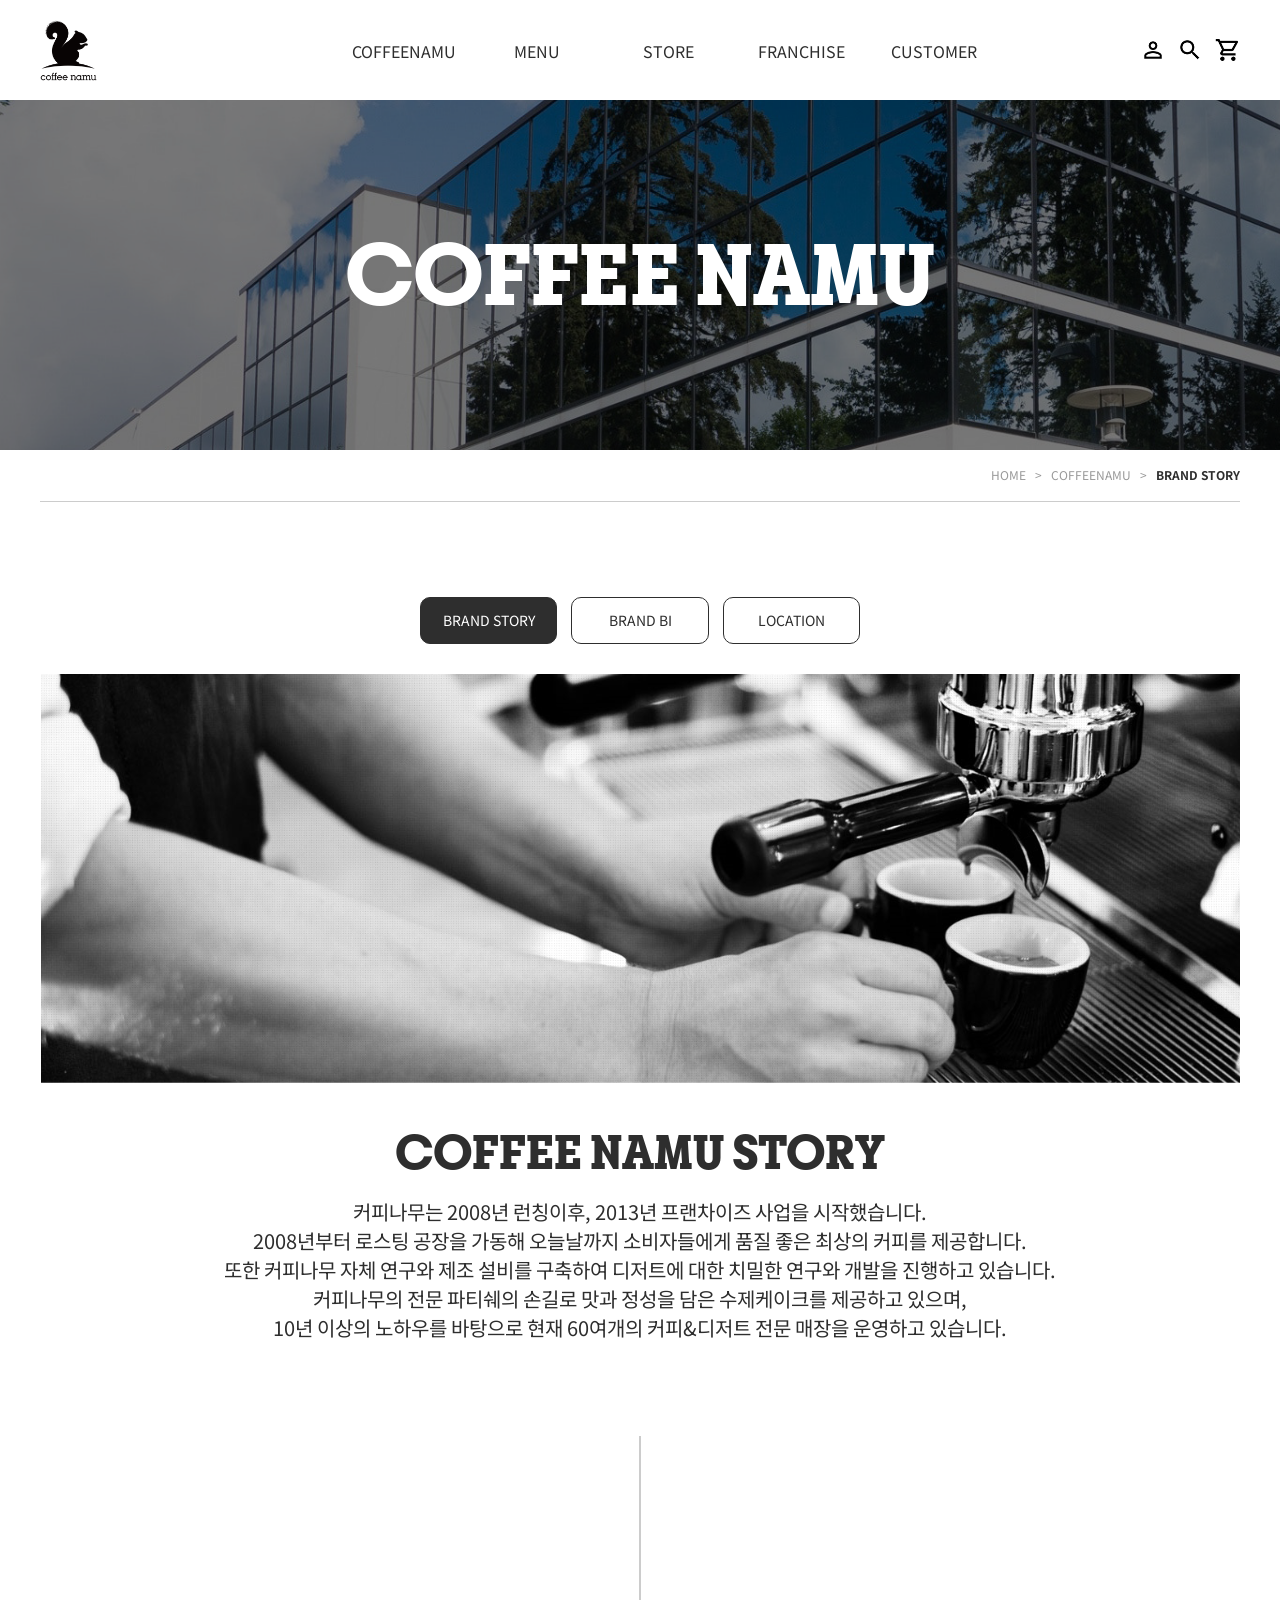
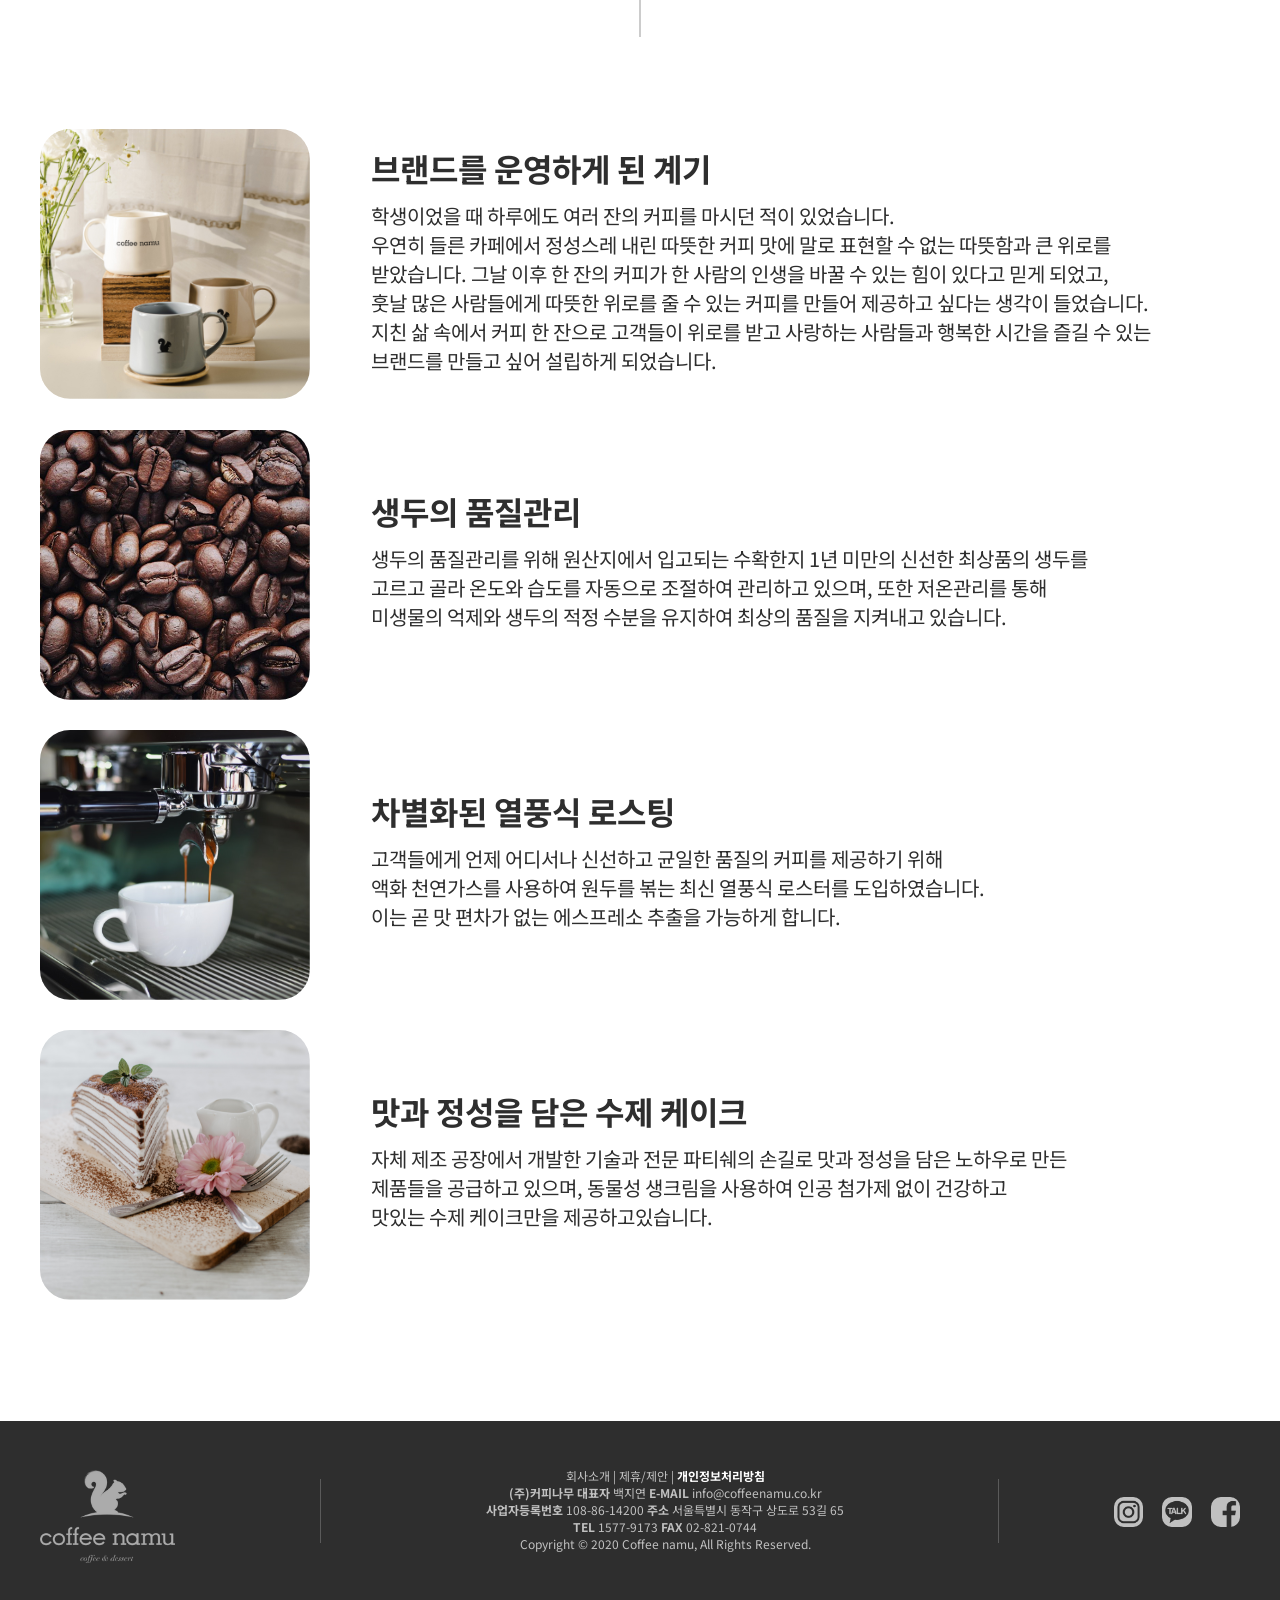
<file: sub1_1.html>
<!DOCTYPE html>
<html lang="en">
<head>
    <meta charset="UTF-8">
    <meta name="viewport" content="width=device-width, initial-scale=1.0">
    <title>BRAND STORY | Coffee Namu</title>
    <!-- font -->
    <link href="https://fonts.googleapis.com/css2?family=Noto+Sans+KR:wght@300;400;500;700&display=swap" rel="stylesheet">
    <!-- style -->
    <link rel="stylesheet" href="./css/sub1_1.css">
    <!-- jQuery -->
    <script src="https://ajax.googleapis.com/ajax/libs/jquery/3.5.1/jquery.min.js"></script>
    <!-- JavaScript -->
    <script src="./js/sup1_1.js"></script>
</head>
<body>
    <!-- header -->
    <header id="main_header">
        <div id="logo">
            <a href="./index.html"><img src="./images/logo.png" alt="logo"></a>
        </div>
        <nav id="gnb">
            <ul class="depth1">
                <li><a href="./sub1_1.html">COFFEENAMU</a>
                    <ul class="depth2">
                        <li><a href="./sub1_1.html">BRAND STORY</a></li>
                        <li><a href="#">BRAND BI</a></li>
                        <li><a href="./sub1_3.html">LOCATION</a></li>
                    </ul>
                </li>
                <li><a href="./sub2_1.html">MENU</a>
                    <ul class="depth2">
                        <li><a href="./sub2_1.html">NEW</a></li>
                        <li><a href="#">COFFEE</a></li>
                        <li><a href="#">BEVERAGE</a></li>
                        <li><a href="#">DESSERT</a></li>
                        <li><a href="#">MD</a></li>
                    </ul>
                </li>
                <li><a href="#">STORE</a>
                    <ul class="depth2">
                        <li><a href="#">매장안내</a></li>
                    </ul>
                </li>
                <li><a href="#">FRANCHISE</a>
                    <ul class="depth2">
                        <li><a href="#">가맹점 개설안내</a></li>
                        <li><a href="#">추천점포</a></li>
                        <li><a href="#">가맹문의&FAQ</a></li>
                    </ul>
                </li>
                <li><a href="#">CUSTOMER</a>
                    <ul class="depth2">
                        <li><a href="#">제휴안내</a></li>
                        <li><a href="#">자주하는질문</a></li>
                        <li><a href="#">문의하기</a></li>
                    </ul>
                </li>
            </ul>
        </nav>
        <div id="lnb">
            <ul>
                <li><a href="#"><img src="./images/login.png" alt="login"></a></li>
                <li><a href="#"><img src="./images/search.png" alt="search"></a></li>
                <li><a href="#"><img class="lnb_cart" src="./images/cart.png" alt="cart"></a></li>

            </ul>
        </div>
    </header>

    <section id="title">
        <h1>coffee namu</h1>
    </section>

    <section class="location">
        <p><span>HOME &nbsp; &gt; &nbsp; COFFEENAMU &nbsp; &gt; &nbsp;</span> <strong>BRAND STORY</strong></p>
    </section>

    <div class="wrap">
        <a href="./sub1_1.html" class="btn">BRAND STORY</a>
        <a href="#" class="btn">BRAND BI</a>
        <a href="./sub1_3.html" class="btn">LOCATION</a>
    </div>

    <section id="visual">
        <img src="./images/sub1.png" alt="sub1">
        <h1>COFFEE NAMU STORY</h1>
        <p>커피나무는 2008년 런칭이후, 2013년 프랜차이즈 사업을 시작했습니다.<br>
            2008년부터 로스팅 공장을 가동해 오늘날까지 소비자들에게 품질 좋은 최상의 커피를 제공합니다.<br>
            또한 커피나무 자체 연구와 제조 설비를 구축하여 디저트에 대한 치밀한 연구와 개발을 진행하고 있습니다.<br>
            커피나무의 전문 파티쉐의 손길로 맛과 정성을 담은 수제케이크를 제공하고 있으며,<br>
            10년 이상의 노하우를 바탕으로 현재 60여개의 커피&디저트 전문 매장을 운영하고 있습니다.</p>
    </section>

    <div class="line">
        <div class="bar"></div>
    </div>

    <div class="story">
        <div class="img">
            <img src="./images/str1.png" alt="motive">
        </div>
       
        <div class="memo1">
            <h2>브랜드를 운영하게 된 계기</h2>
            <p>학생이었을 때 하루에도 여러 잔의 커피를 마시던 적이 있었습니다.<br>우연히 들른 카페에서 정성스레 내린 따뜻한 커피 맛에 말로 표현할 수 없는 따뜻함과 큰 위로를<br>받았습니다. 그날 이후 한 잔의 커피가 한 사람의 인생을 바꿀 수 있는 힘이 있다고 믿게 되었고,<br>훗날 많은 사람들에게 따뜻한 위로를 줄 수 있는 커피를 만들어 제공하고 싶다는 생각이 들었습니다.<br>지친 삶 속에서 커피 한 잔으로 고객들이 위로를 받고 사랑하는 사람들과 행복한 시간을 즐길 수 있는<br>브랜드를 만들고 싶어 설립하게 되었습니다.</p>
        </div>
    </div>
    <div class="story">
        <div class="img">
            <img src="./images/str2.png" alt="coffee">
        </div>

        <div class="memo2">
            <h2>생두의 품질관리</h2>
            <p>생두의 품질관리를 위해 원산지에서 입고되는 수확한지 1년 미만의 신선한 최상품의 생두를<br>고르고 골라 온도와 습도를 자동으로 조절하여 관리하고 있으며, 또한 저온관리를 통해<br>미생물의 억제와 생두의 적정 수분을 유지하여 최상의 품질을 지켜내고 있습니다.</p>
        </div>
    </div>
    <div class="story">
        <div class="img">
            <img src="./images/str3.png" alt="roasting">
        </div>

        <div class="memo3">
            <h2>차별화된 열풍식 로스팅</h2>
            <p>고객들에게 언제 어디서나 신선하고 균일한 품질의 커피를 제공하기 위해<br>액화 천연가스를 사용하여 원두를 볶는 최신 열풍식 로스터를 도입하였습니다.<br>이는 곧 맛 편차가 없는 에스프레소 추출을 가능하게 합니다.</p>
        </div>
    </div>
    <div class="story story_margin">
        <div class="img">
            <img src="./images/str4.png" alt="cake">
        </div>
        
        <div class="memo4">
            <h2>맛과 정성을 담은 수제 케이크</h2>
            <p>자체 제조 공장에서 개발한 기술과 전문 파티쉐의 손길로 맛과 정성을 담은 노하우로 만든<br>제품들을 공급하고 있으며, 동물성 생크림을 사용하여 인공 첨가제 없이 건강하고<br>맛있는 수제 케이크만을 제공하고있습니다.</p>
        </div>
    </div>

    <!-- footer -->
    <footer id="main_footer">
        <div class="main_footer">
            <div id="footer_logo">
                <img src="./images/footer_logo.png" alt="footer_logo">
            </div>
            <div class="footer_line1"></div>
            <div class="footer_text">
                <p>회사소개  |  제휴/제안  |  <span><strong>개인정보처리방침</strong></span></p>
                <p><strong>(주)커피나무 대표자</strong> 백지연   <strong>E-MAIL</strong> info@coffeenamu.co.kr<br>
                    <strong>사업자등록번호</strong> 108-86-14200   <strong>주소</strong> 서울특별시 동작구 상도로 53길 65<br>
                    <strong>TEL</strong> 1577-9173   <strong>FAX</strong> 02-821-0744  </p>
                <p class="copy">Copyright © 2020 Coffee namu, All Rights Reserved.</p>
            </div>
            <div class="footer_line2"></div>
            <div class="footer_sns">
                <a href="#"><img src="./images/insta.png" alt="insta"></a>
                <a href="#"><img src="./images/kakao.png" alt="kakao"></a>
                <a href="#"><img src="./images/facebook.png" alt="facebook"></a>
            </div>
        </div>
    </footer>
</body>

</html>
</file>
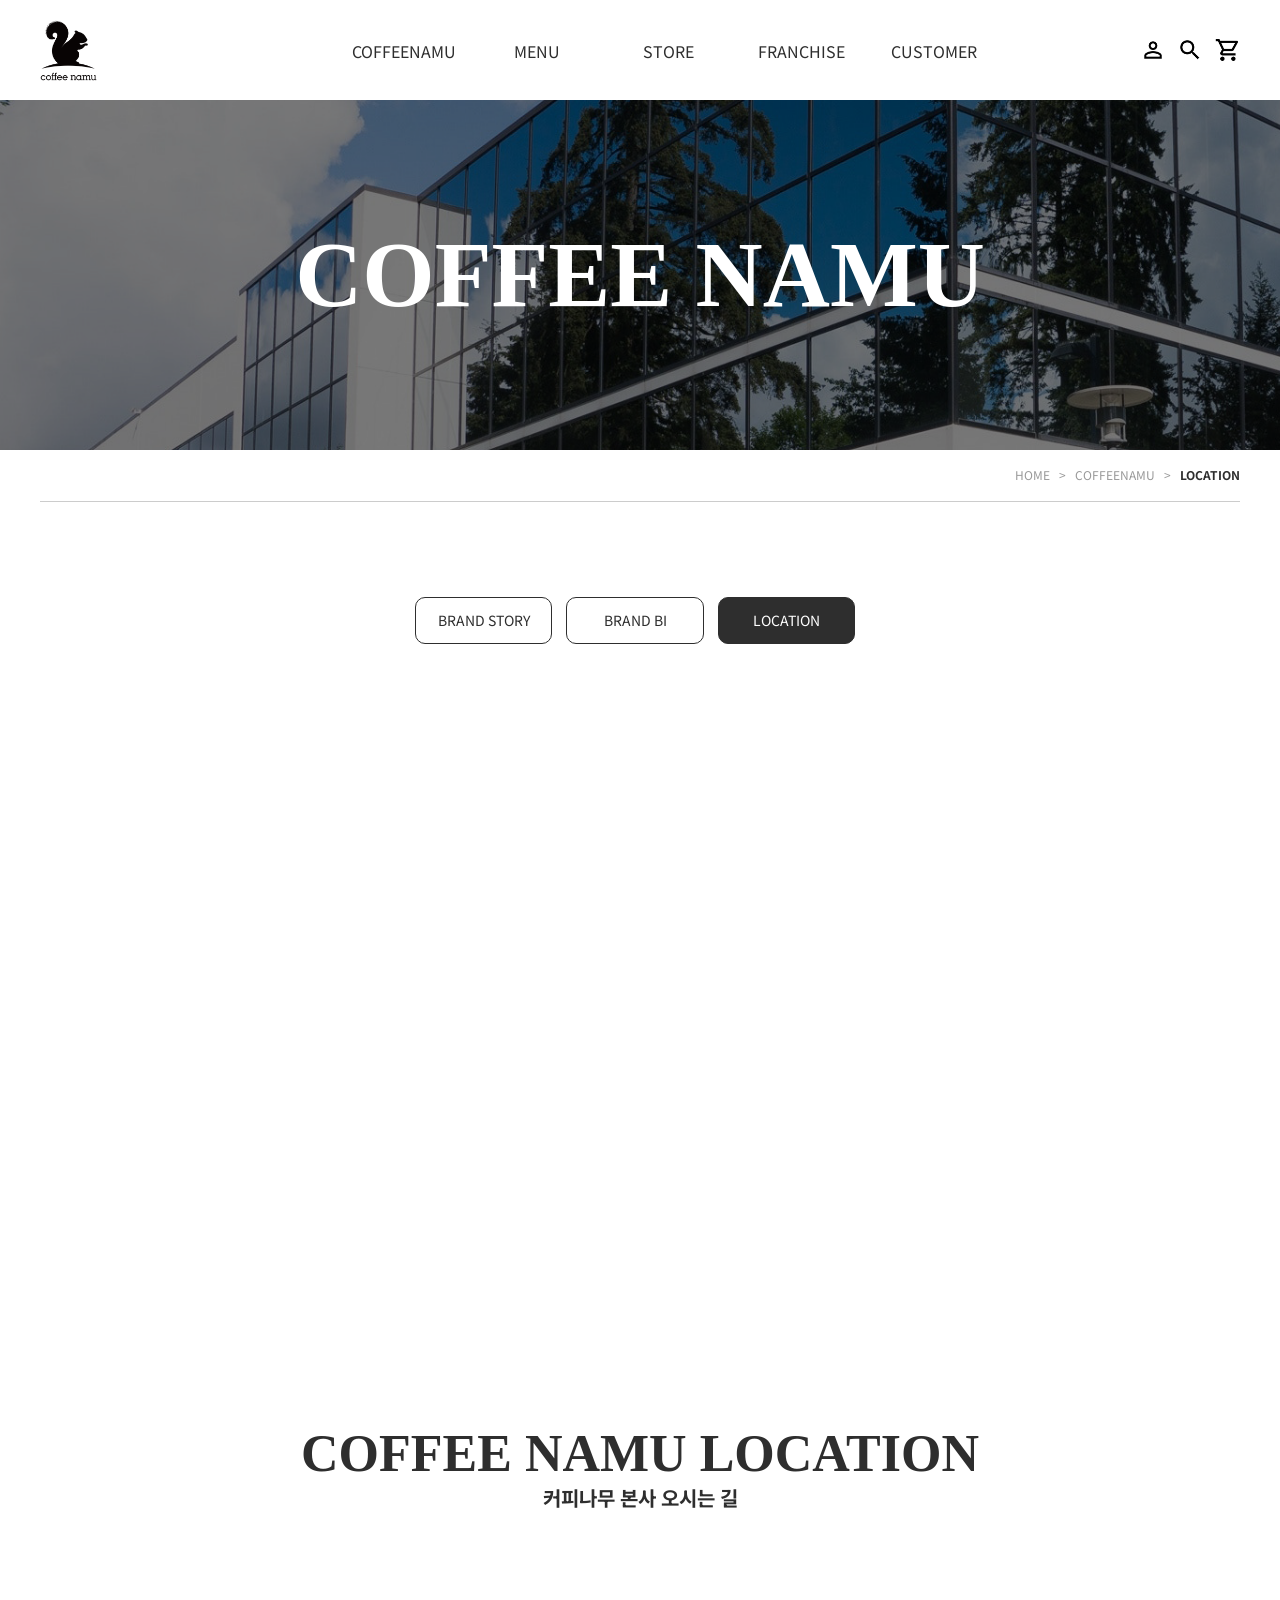
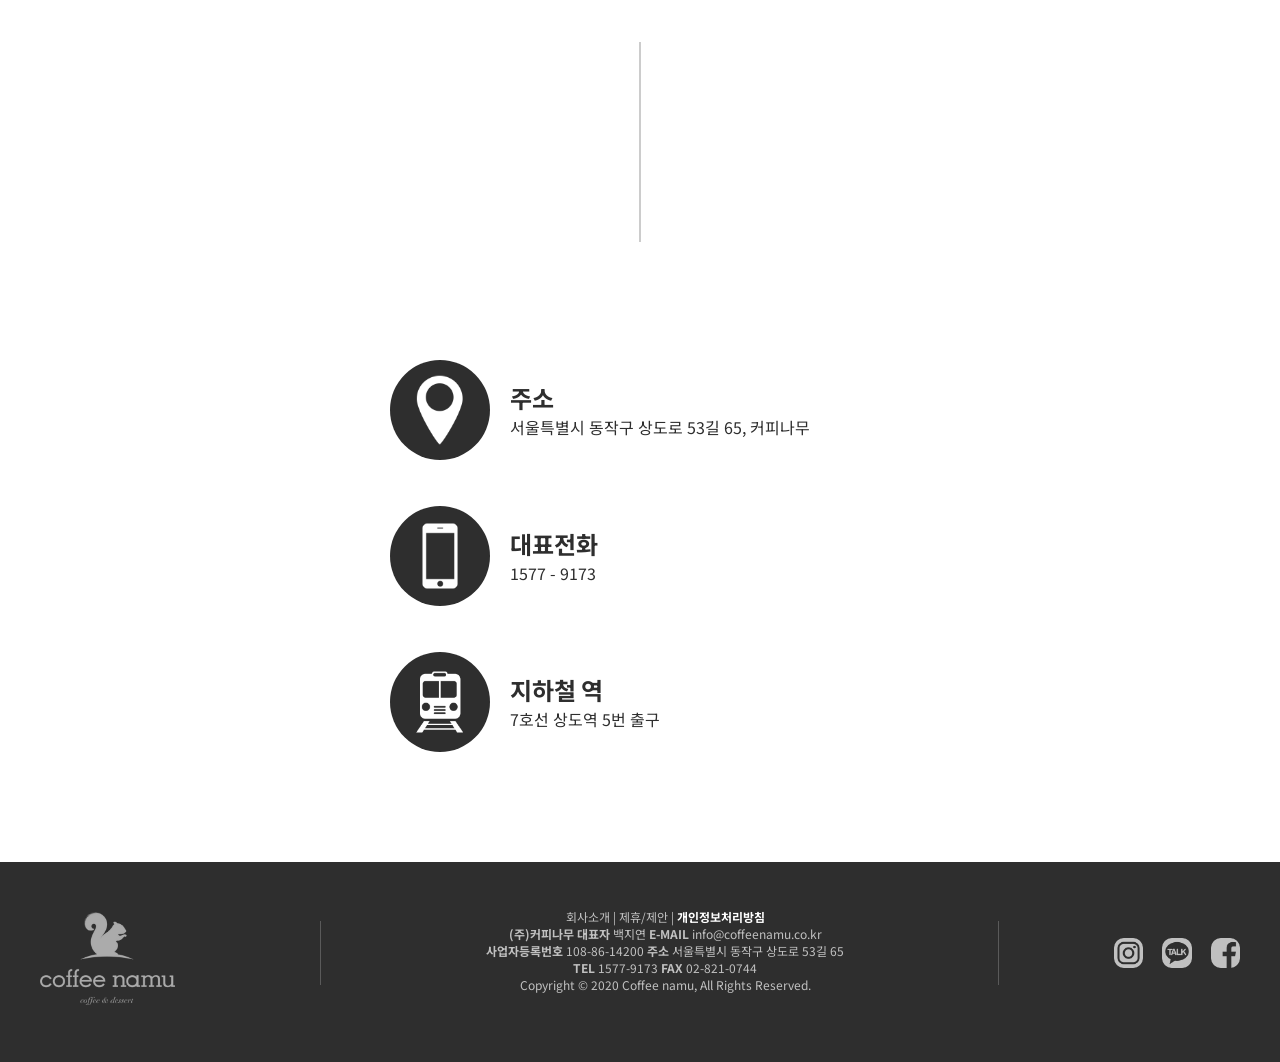
<file: sub1_3.html>
<!DOCTYPE html>
<html lang="en">
    <head>
        <meta charset="UTF-8">
        <meta name="viewport" content="width=device-width, initial-scale=1.0">
        <title>LOCATION | Coffee Namu</title>
        <!-- font -->
        <link href="https://fonts.googleapis.com/css2?family=Noto+Sans+KR:wght@300;400;500;700&display=swap" rel="stylesheet">
        <!-- style -->
        <link rel="stylesheet" href="./css/sub1_3.css">
        <!-- jQuery -->
        <script src="https://ajax.googleapis.com/ajax/libs/jquery/3.5.1/jquery.min.js"></script>
        <!-- JavaScript -->
        <script src="./js/sup1_3.js"></script>
    </head>
    <body>
    <!-- header -->
    <header id="main_header">
        <div id="logo">
            <a href="./index.html"><img src="./images/logo.png" alt="logo"></a>
        </div>
        <nav id="gnb">
            <ul class="depth1">
                <li><a href="./sub1_1.html">COFFEENAMU</a>
                    <ul class="depth2">
                        <li><a href="./sub1_1.html">BRAND STORY</a></li>
                        <li><a href="#">BRAND BI</a></li>
                        <li><a href="./sub1_3.html">LOCATION</a></li>
                    </ul>
                </li>
                <li><a href="./sub2_1.html">MENU</a>
                    <ul class="depth2">
                        <li><a href="./sub2_1.html">NEW</a></li>
                        <li><a href="#">COFFEE</a></li>
                        <li><a href="#">BEVERAGE</a></li>
                        <li><a href="#">DESSERT</a></li>
                        <li><a href="#">MD</a></li>
                    </ul>
                </li>
                <li><a href="#">STORE</a>
                    <ul class="depth2">
                        <li><a href="#">매장안내</a></li>
                    </ul>
                </li>
                <li><a href="#">FRANCHISE</a>
                    <ul class="depth2">
                        <li><a href="#">가맹점 개설안내</a></li>
                        <li><a href="#">추천점포</a></li>
                        <li><a href="#">가맹문의&FAQ</a></li>
                    </ul>
                </li>
                <li><a href="#">CUSTOMER</a>
                    <ul class="depth2">
                        <li><a href="#">제휴안내</a></li>
                        <li><a href="#">자주하는질문</a></li>
                        <li><a href="#">문의하기</a></li>
                    </ul>
                </li>
            </ul>
        </nav>
        <div id="lnb">
            <ul>
                <li><a href="#"><img src="./images/login.png" alt="login"></a></li>
                <li><a href="#"><img src="./images/search.png" alt="search"></a></li>
                <li><a href="#"><img class="lnb_cart" src="./images/cart.png" alt="cart"></a></li>

            </ul>
        </div>
    </header>

    <section id="title">
        <h1>coffee namu</h1>
    </section>

    <section class="location">
        <p><span>HOME &nbsp; &gt; &nbsp; COFFEENAMU &nbsp; &gt; &nbsp;</span> <strong>LOCATION</strong></p>
    </section>

    <div class="wrap">
      <a href="./sub1_1.html" class="btn">BRAND STORY</a>
      <a href="#" class="btn">BRAND BI</a>
      <a href="./sub1_3.html" class="btn">LOCATION</a>
  </div>

  <!-- 지도영역 -->
  <section id="navi">
    <iframe src="https://www.google.com/maps/embed?pb=!1m18!1m12!1m3!1d3165.2138999014865!2d126.95162461583821!3d37.50287293552821!2m3!1f0!2f0!3f0!3m2!1i1024!2i768!4f13.1!3m3!1m2!1s0x357c9f629c12a825%3A0x7b8a0bc9b8bec455!2z7ISc7Jq47Yq567OE7IucIOuPmeyekeq1rCDsg4Hrj4Trj5kg7IOB64-E66GcNTPquLggNjU!5e0!3m2!1sko!2skr!4v1603441657874!5m2!1sko!2skr" width="1300" height="700" frameborder="0" style="border:0;" allowfullscreen="" aria-hidden="false" tabindex="0"></iframe>
  </section>


  <section id="local">
    <p id="loca1">COFFEE NAMU LOCATION</p>
    <p id="loca2">커피나무 본사 오시는 길</p>
</section>

  <div class="line">
    <div class="bar"></div>
  </div>

  <section class="info">
    <div class="address">
        <div class="img">
            <img src="./images/map1.png" alt="" class="map1">
        </div>

        <div class="memo">
            <h2>주소 </h2>
            <p>서울특별시 동작구 상도로 53길 65, 커피나무</p>
        </div>
    </div>

    <div class="tel">
        <div class="img">
            <img src="./images/map2.png" alt="" class="map2">
        </div>

        <div class="memo">
            <h2>대표전화</h2>
            <p>1577 - 9173</p>
        </div>
    </div>

    <div class="subway">
        <div class="img">
            <img src="./images/map3.png" alt="" class="map3">
        </div>

        <div class="memo">
            <h2>지하철 역</h2>
            <p>7호선 상도역 5번 출구</p>
        </div>
    </div>
</section>

    <!-- footer -->
    <footer id="main_footer">
        <div class="main_footer">
            <div id="footer_logo">
                <img src="./images/footer_logo.png" alt="footer_logo">
            </div>
            <div class="footer_line1"></div>
            <div class="footer_text">
                <p>회사소개  |  제휴/제안  |  <span><strong>개인정보처리방침</strong></span></p>
                <p><strong>(주)커피나무 대표자</strong> 백지연   <strong>E-MAIL</strong> info@coffeenamu.co.kr<br>
                    <strong>사업자등록번호</strong> 108-86-14200   <strong>주소</strong> 서울특별시 동작구 상도로 53길 65<br>
                    <strong>TEL</strong> 1577-9173   <strong>FAX</strong> 02-821-0744  </p>
                <p class="copy">Copyright © 2020 Coffee namu, All Rights Reserved.</p>
            </div>
            <div class="footer_line2"></div>
            <div class="footer_sns">
                <a href="#"><img src="./images/insta.png" alt="insta"></a>
                <a href="#"><img src="./images/kakao.png" alt="kakao"></a>
                <a href="#"><img src="./images/facebook.png" alt="facebook"></a>
            </div>
        </div>
    </footer>
</body>
</html>
</file>
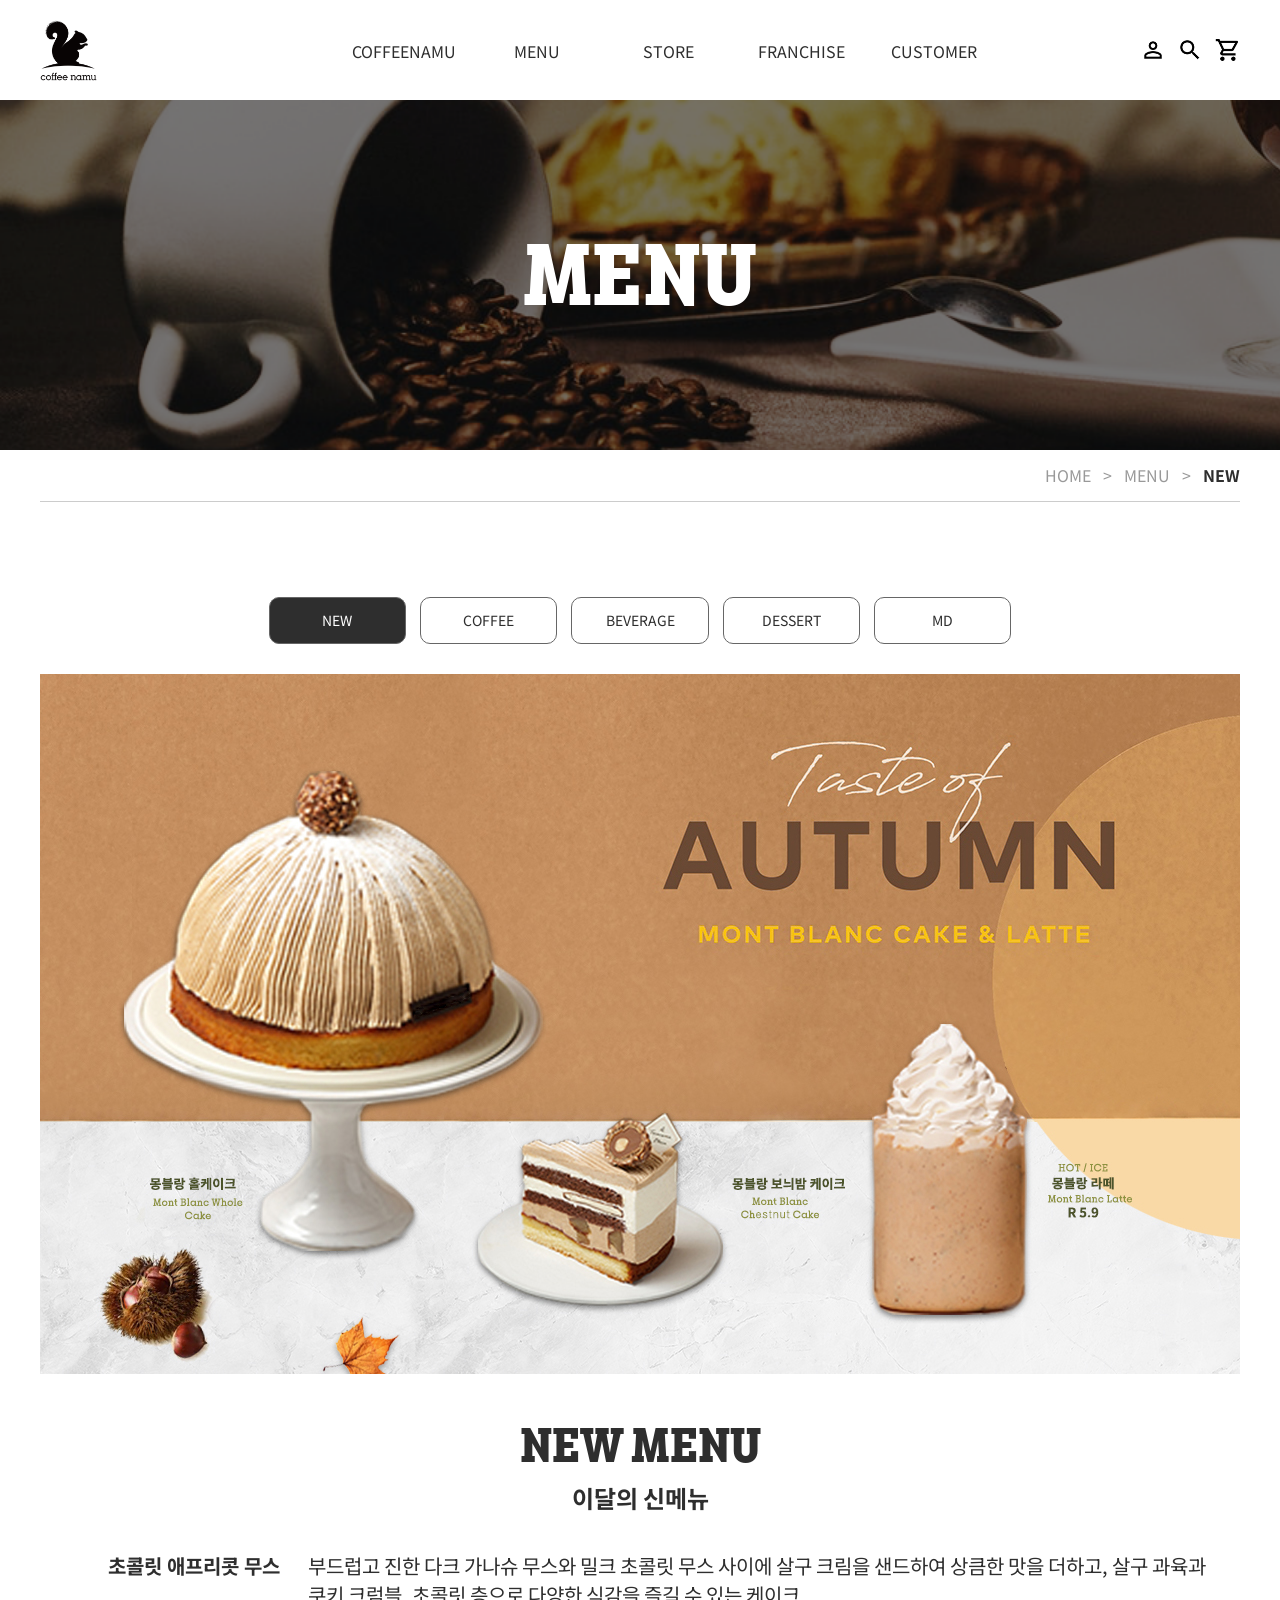
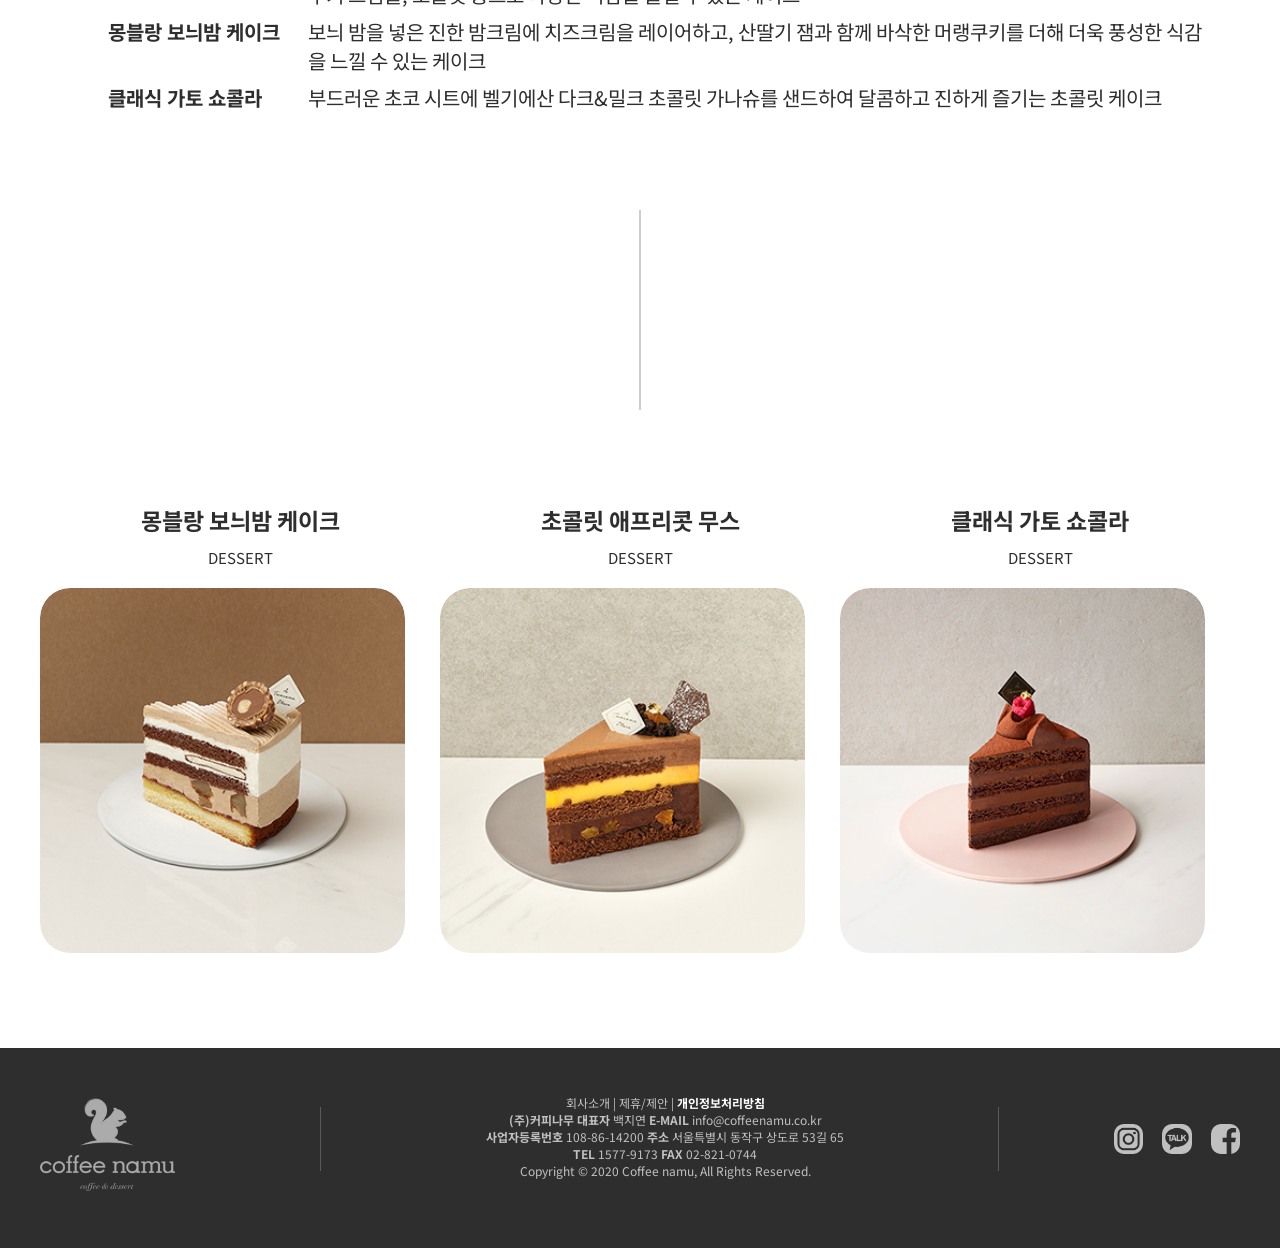
<file: sub2_1.html>
<!DOCTYPE html>
<html lang="en">
    <head>
        <meta charset="UTF-8">
        <meta name="viewport" content="width=device-width, initial-scale=1.0">
        <title>NEW | Coffee Namu</title>
        <!-- font -->
        <link href="https://fonts.googleapis.com/css2?family=Noto+Sans+KR:wght@300;400;500;700&display=swap" rel="stylesheet">
        <!-- style -->
        <link rel="stylesheet" href="./css/sub2_1.css">
        <!-- jQuery -->
        <script src="https://ajax.googleapis.com/ajax/libs/jquery/3.5.1/jquery.min.js"></script>
        <!-- JavaScript -->
        <script src="./js/sup2_1.js"></script>
    </head>
    <body>
    <!-- header -->
    <!-- header -->
    <header id="main_header">
        <div id="logo">
            <a href="./index.html"><img src="./images/logo.png" alt="logo"></a>
        </div>
        <nav id="gnb">
            <ul class="depth1">
                <li><a href="./sub1_1.html">COFFEENAMU</a>
                    <ul class="depth2">
                        <li><a href="./sub1_1.html">BRAND STORY</a></li>
                        <li><a href="#">BRAND BI</a></li>
                        <li><a href="./sub1_3.html">LOCATION</a></li>
                    </ul>
                </li>
                <li><a href="./sub2_1.html">MENU</a>
                    <ul class="depth2">
                        <li><a href="./sub2_1.html">NEW</a></li>
                        <li><a href="#">COFFEE</a></li>
                        <li><a href="#">BEVERAGE</a></li>
                        <li><a href="#">DESSERT</a></li>
                        <li><a href="#">MD</a></li>
                    </ul>
                </li>
                <li><a href="#">STORE</a>
                    <ul class="depth2">
                        <li><a href="#">매장안내</a></li>
                    </ul>
                </li>
                <li><a href="#">FRANCHISE</a>
                    <ul class="depth2">
                        <li><a href="#">가맹점 개설안내</a></li>
                        <li><a href="#">추천점포</a></li>
                        <li><a href="#">가맹문의&FAQ</a></li>
                    </ul>
                </li>
                <li><a href="#">CUSTOMER</a>
                    <ul class="depth2">
                        <li><a href="#">제휴안내</a></li>
                        <li><a href="#">자주하는질문</a></li>
                        <li><a href="#">문의하기</a></li>
                    </ul>
                </li>
            </ul>
        </nav>
        <div id="lnb">
            <ul>
                <li><a href="#"><img src="./images/login.png" alt="login"></a></li>
                <li><a href="#"><img src="./images/search.png" alt="search"></a></li>
                <li><a href="#"><img class="lnb_cart" src="./images/cart.png" alt="cart"></a></li>

            </ul>
        </div>
    </header>

    <section id="title">
        <h1>MENU</h1>
    </section>

    <section class="location">
        <p><span>HOME &nbsp; &gt; &nbsp; MENU &nbsp; &gt; &nbsp;</span> <strong>NEW</strong></p>
    </section>

    <div class="wrap">
        <a href="#" class="btn">NEW</a>
        <a href="#" class="btn">COFFEE</a>
        <a href="#" class="btn">BEVERAGE</a>
        <a href="#" class="btn">DESSERT</a>
        <a href="#" class="btn">MD</a>
    </div>

    <section id="visual">
        <img src="./images/monc.jpg" alt="monc">
    </section>
        <section id="visual">
        <h1>NEW MENU</h1>
        <h2>이달의 신메뉴</h2>
    </section>
    <article>
        <ul class="list1">
            <li><a href="#">초콜릿 애프리콧 무스</a><span class="date">부드럽고 진한 다크 가나슈 무스와 밀크 초콜릿 무스 사이에 살구 크림을 샌드하여 상큼한 맛을 더하고,
                살구 과육과 쿠키 크럼블, 초콜릿 층으로 다양한 식감을 즐길 수 있는 케이크</span></li>
            <li><a href="#">몽블랑 보늬밤 케이크</a><span class="date">        보늬 밤을 넣은 진한 밤크림에 치즈크림을 레이어하고, 산딸기 잼과 함께 바삭한 머랭쿠키를 더해
                더욱 풍성한 식감을 느낄 수 있는 케이크</span></li>
            <li><a href="#">클래식 가토 쇼콜라</a><span class="date">부드러운 초코 시트에 벨기에산 다크&밀크 초콜릿 가나슈를 샌드하여 달콤하고 진하게 즐기는 초콜릿 케이크</span></li>
        </ul>
    </article>
    <div class="line">
        <div class="bar"></div>
    </div>

    <section id="figure">
        <div class="layout">
            <h2>몽블랑 보늬밤 케이크</h2>
            <p>DESSERT </p>
            <div class="layout_img">
                <a href="#"><img src="images/new1.jpg" alt="motive" class="zoom"></a>
            </div>
        </div>

        <div class="layout">
            <h2>초콜릿 애프리콧 무스</h2>
            <p>DESSERT</p>
            <div class="layout_img">
                <a href="#"><img src="images/new2.jpg" alt="coffee" class="zoom"></a>
            </div>
        </div>

        <div class="layout">
            <h2>클래식 가토 쇼콜라</h2>
            <p>DESSERT</p>
            <div class="layout_img">
                <a href="#"><img src="./images/new3.jpg" alt="roasting" class="zoom"></a>
            </div>
        </div>
    </section>


    <!-- footer -->
    <footer id="main_footer">
        <div class="main_footer">
            <div id="footer_logo">
                <img src="./images/footer_logo.png" alt="footer_logo">
            </div>
            <div class="footer_line1"></div>
            <div class="footer_text">
                <p>회사소개  |  제휴/제안  |  <span><strong>개인정보처리방침</strong></span></p>
                <p><strong>(주)커피나무 대표자</strong> 백지연   <strong>E-MAIL</strong> info@coffeenamu.co.kr<br>
                    <strong>사업자등록번호</strong> 108-86-14200   <strong>주소</strong> 서울특별시 동작구 상도로 53길 65<br>
                    <strong>TEL</strong> 1577-9173   <strong>FAX</strong> 02-821-0744  </p>
                <p class="copy">Copyright © 2020 Coffee namu, All Rights Reserved.</p>
            </div>
            <div class="footer_line2"></div>
            <div class="footer_sns">
                <a href="#"><img src="./images/insta.png" alt="insta"></a>
                <a href="#"><img src="./images/kakao.png" alt="kakao"></a>
                <a href="#"><img src="./images/facebook.png" alt="facebook"></a>
            </div>
        </div>
    </footer>
</body>

</html>
</file>
<file: css/sub1_1.css>
/* sub1_1 style */

/* 전체초기화 */
* { margin: 0; padding: 0; }
li { list-style-type: none; }
a { text-decoration: none; color: #2e2e2e;}
body {
    font-family: 'Noto Sans KR', sans-serif;
    color: #2e2e2e;
    font-size: 16px;
}

/* font */
@font-face {
    font-family:'Breton-Bold';
    src: url('../font/Breton-Bold.ttf');
  }

/* header */
#main_header {
    position: relative;
    width: 1200px; height: 100px;
    /* background-color: #ccc; */
    /* border: 1px solid red; */
    margin: 0 auto;
}

#main_header > #logo > a > img{
    width: 57px; height: 61px;
    margin-top: 20px;
}

/* gnb */
#main_header > #gnb {
    position: absolute;
    width: 662px; height: 34px;
    top: 34px; left: 298px;
    z-index: 1;
}
#main_header > #gnb > .depth1 { overflow: hidden; }
#main_header > #gnb > .depth1 > li { 
    float: left; 
    width: calc(100% / 5);
    text-align: center;
    padding-top: 5px;
}
#main_header > #gnb > .depth1 > li > a {
    padding-bottom: 5px;
}

    /* 2단계 메뉴 */
    #main_header > #gnb > .depth1 {
        background-color: #fff;
    }
    #main_header > #gnb .depth2 > li {
        /* border: 1px solid red; */
        padding-top: 5px;
        padding-bottom: 5px;
    }
    #main_header > #gnb .depth2 > li:last-child {
        padding-bottom: 20px;
    }
    #main_header > #gnb .depth2 > li:first-child {
        padding-top: 37px;
    }
    #main_header > #gnb .depth2 {
        display: none;
    }
    #main_header > #gnb .depth2 > li > a {
        font-size: 14px;
        color: #999;
        transition-duration: 0.5s;
    }
    
/*gnb hover */
#main_header > #gnb > .depth1 > li > a:hover {
    border-bottom: 3px solid #873d3b;
}
#main_header > #gnb .depth2 > li > a:hover {
    color: #2e2e2e;
}

/* lnb */
#lnb {
    position: absolute;
    top: 37px; right: 0;
    /* width: 129px; height: 38px; */
}
#lnb > ul > li {
    float: left;
    margin-left: 11px;
}
#lnb > ul > li:first-child { margin-left: 0px; }
#lnb > ul > li > a > img {
    width: 26px; height: 26px;
}

/* title 영역 */
#title {
    max-width: 100%;
    min-width: 1200px;
    height: 350px;
    background-image: url(../images/title.png);
    background-size: cover;
    text-align: center;
    line-height: 350px;
    text-transform: uppercase;
    font-size: 62px;
    font-family: 'Breton-Bold';
}

#title > h1 {
    color: #fff;
}

.location {
    width: 1200px; height: 50.5px;
    margin: 0 auto;
    line-height: 50.5px;
    border-bottom: 1px solid #ccc;
    font-size: 12px;
}

.location span {
    color: #999;
}

.location > p {
    float: right;
}

/* 버튼 영역 */
.wrap {
    width: 1200px;
    margin: 0 auto;
    text-align: center;
    margin-top: 95.5px;
}

.btn {
    display: inline-block;
    width: 135.35px; height: 45px;
    line-height: 45px;
    border: 1px solid #2e2e2e;
    border-radius: 10px;
    font-size: 14px;
    margin-right: 10px;
}

.btn:first-child,
.btn:hover {
    background: #2e2e2e;
    color: white;
}

.btn:last-child {
    margin-right: 0;
}

/* visual 영역 */
#visual {
    width: 1200px;
    margin: 0 auto;
    text-align: center;
    margin-top: 30.4px;
}

#visual > h1 {
    font-size: 52px;
    font-family: 'Breton-Bold';
    margin-top: 30px;
}

#visual > p {
    font-size: 20px;
    margin-top: 9.9px;
}

.line {
    width: 1200px;
    margin: 0 auto;
}

.bar {
    width: 2px; height: 200.83px;
    background: #ccc;
    margin: 0 auto;
    margin-top: 93.5px;
    margin-bottom: 92.7px;
}

.story {
    width: 1200px; height: 269.77px;
    margin: 0 auto;
    margin-bottom: 30.5px;
    display: block;
}

.story > .memo1 {
    float: left;
    margin-left: 61.2px;
    margin-top: 16px;
}
.story > .memo2 {
    float: left;
    margin-left: 61.2px;
    margin-top: 58px;
}
.story > .memo3 {
    float: left;
    margin-left: 61.2px;
    margin-top: 58px;
}
.story > .memo4 {
    float: left;
    margin-left: 61.2px;
    margin-top: 58px;
}


.story > .img {
    float: left;
    width: 269.77px; height: 269.77px;
}

.story > .memo1 > h2,
.story > .memo2 > h2,
.story > .memo3 > h2,
.story > .memo4 > h2 {
    margin-bottom: 10px;
    font-size: 32px;
}

.story > .memo1 > p,
.story > .memo2 > p,
.story > .memo3 > p,
.story > .memo4 > p {
    font-size: 20px;
}

.story_margin {
    margin-bottom: 120.7px;
}

/* footer */
#main_footer {
    clear: both;
    overflow: hidden;
    height: 200px;
    background-color: #2e2e2e;
}

#main_footer  > .main_footer {
    position: relative;
    width: 1200px; height: 200px;
    background-color: #2e2e2e;
    margin: 0 auto;
}

#main_footer  > .main_footer > #footer_logo {
    position: absolute;
    width: 135px; height: 93px;
    left: 0; top: 49.5px;
    /* padding-top: 49.5px; */
}

#main_footer  > .main_footer > #footer_logo img {
    width: 135px; height: 93px;
    opacity: 0.6;
}

#main_footer  > .main_footer > .footer_line1 {
    position: absolute;
    top: 58.5px; left: 280.1px;
    width: 145px; height: 64px;
    border-left: 1px solid rgba(255, 255, 255, 0.7);
    opacity: 0.3;
}
#main_footer  > .main_footer > .footer_text {
    position: absolute;
    top: 46px; left: 446px;
    color: rgba(255, 255, 255, 0.7);
    text-align: center;
    font-size: 12px;
}
#main_footer  > .main_footer > .footer_text span { color: #fff; }
#main_footer  > .main_footer > .footer_line2 {
    position: absolute;
    top: 58.5px; right: 240.6px; 
    width: 105px; height: 64px;
    border-right: 1px solid rgba(255, 255, 255, 0.7);
    opacity: 0.3;
    
}
#main_footer  > .main_footer > .footer_sns {
    position: absolute;
    top: 76px; right: 0;
    opacity: 0.7;
}
#main_footer  > .main_footer > .footer_sns > a > img {
    margin-left: 15px;
}
</file>
<file: css/sub1_3.css>
/* sub1_3 style */

/* 전체초기화 */
* { margin: 0; padding: 0; }
li { list-style-type: none; }
a { text-decoration: none; color: #2e2e2e;}
body {
    font-family: 'Noto Sans KR', sans-serif;
    color: #2e2e2e;
    font-size: 16px;
}

/* font */
@font-face {
    font-family:'Breton-Bold';
    src: url('../font/Breton-Bold.ttf');
  }

/* header */
#main_header {
    position: relative;
    width: 1200px; height: 100px;
    /* background-color: #ccc; */
    /* border: 1px solid red; */
    margin: 0 auto;
}

#main_header > #logo > a > img{
    width: 57px; height: 61px;
    margin-top: 20px;
}

/* gnb */
#main_header > #gnb {
    position: absolute;
    width: 662px; height: 34px;
    top: 34px; left: 298px;
    z-index: 1;
}
#main_header > #gnb > .depth1 { overflow: hidden; }
#main_header > #gnb > .depth1 > li { 
    float: left; 
    width: calc(100% / 5);
    text-align: center;
    padding-top: 5px;
}
#main_header > #gnb > .depth1 > li > a {
    padding-bottom: 5px;
}

    /* 2단계 메뉴 */
    #main_header > #gnb > .depth1 {
        background-color: #fff;
    }
    #main_header > #gnb .depth2 > li {
        /* border: 1px solid red; */
        padding-top: 5px;
        padding-bottom: 5px;
    }
    #main_header > #gnb .depth2 > li:last-child {
        padding-bottom: 20px;
    }
    #main_header > #gnb .depth2 > li:first-child {
        padding-top: 37px;
    }
    #main_header > #gnb .depth2 {
        display: none;
    }
    #main_header > #gnb .depth2 > li > a {
        font-size: 14px;
        color: #999;
        transition-duration: 0.5s;
    }
    
/*gnb hover */
#main_header > #gnb > .depth1 > li > a:hover {
    border-bottom: 3px solid #873d3b;
}
#main_header > #gnb .depth2 > li > a:hover {
    color: #2e2e2e;
}

/* lnb */
#lnb {
    position: absolute;
    top: 37px; right: 0;
    /* width: 129px; height: 38px; */
}
#lnb > ul > li {
    float: left;
    margin-left: 11px;
}
#lnb > ul > li:first-child { margin-left: 0px; }
#lnb > ul > li > a > img {
    width: 26px; height: 26px;
}

/* title 영역 */
#title {
    max-width: 100%;
    min-width: 1200px;
    height: 350px;
    background-image: url(../images/title.png);
    background-size: cover;
    text-align: center;
    line-height: 350px;
    text-transform: uppercase;
    font-size: 62px;
    font-family: 'Breton';
  }
  
  #title > h1 {
    color: #fff;
  }
  
  .location {
    width: 1200px; height: 50.5px;
    margin: 0 auto;
    line-height: 50.5px;
    border-bottom: 1px solid #ccc;
    font-size: 12px;
  }
  
  .location span {
    color: #999;
  }
  
  .location > p {
    float: right;
  }
  
  .wrap {
    width: 1200px;
    margin: 0 auto;
    text-align: center;
    margin-top: 95.5px;
    margin-bottom: 37.4px;
  }
  
  .btn {
    display: inline-block;
    width: 135.35px; height: 45px;
    line-height: 45px;
    border: 1px solid #2e2e2e;
    border-radius: 10px;
    font-size: 14px;
    margin-right: 10px;
  }
  
  .btn:nth-child(3),
  .btn:hover {
    background: #2e2e2e;
    color: white;
  }
  
  
  #local {
    position: relative;
    margin: 0 auto;
    font-family: 'Breton';
    font-weight: bold;
    font-size: 52px;
    text-align: center;
    padding-top: 37.7px;
    padding-bottom: 35px;
  }
  
  #loca2 {
    font-family: 'Noto Sans KR', sans-serif;
    font-size: 20px;
    text-align: center;
  }
  
  
  .info {
    width: 1200px;
    margin: 0 auto;
    display: block;
    margin-bottom: 110px;
    /* outline: 2px solid red; */
  }
  
  .info img {
    width: 100px; height: 100px;
    float: left;
  }
  
  .address {
    width: 500px; height: 100px;
    margin: 0 auto;
    margin-bottom: 46px;
    /* outline: 2px solid red; */
  }
  
  .tel {
    width: 500px; height: 100px;
    margin: 0 auto;
    margin-bottom: 46px;
  }
  
  .subway {
    width: 500px; height: 100px;
    margin: 0 auto;
  }
  
  .memo {
    margin-left: 20px;
    float: left;
    margin-top: 20px;
  }
  
  .line {
    width: 1200px;
    margin: 0 auto;
  }
  
  .bar {
    width: 2px; height: 200.83px;
    background: #ccc;
    margin: 0 auto;
    margin-top: 94.5px;
    margin-bottom: 118px;
  }
  
  #navi{
    margin: 0 auto;
    width: 1200px;
    overflow: hidden;
  }

/* footer */
#main_footer {
  clear: both;
  overflow: hidden;
  height: 200px;
  background-color: #2e2e2e;
}

#main_footer  > .main_footer {
  position: relative;
  width: 1200px; height: 200px;
  background-color: #2e2e2e;
  margin: 0 auto;
}

#main_footer  > .main_footer > #footer_logo {
  position: absolute;
  width: 135px; height: 93px;
  left: 0; top: 49.5px;
  /* padding-top: 49.5px; */
}

#main_footer  > .main_footer > #footer_logo img {
  width: 135px; height: 93px;
  opacity: 0.6;
}

#main_footer  > .main_footer > .footer_line1 {
  position: absolute;
  top: 58.5px; left: 280.1px;
  width: 145px; height: 64px;
  border-left: 1px solid rgba(255, 255, 255, 0.7);
  opacity: 0.3;
}
#main_footer  > .main_footer > .footer_text {
  position: absolute;
  top: 46px; left: 446px;
  color: rgba(255, 255, 255, 0.7);
  text-align: center;
  font-size: 12px;
}
#main_footer  > .main_footer > .footer_text span { color: #fff; }
#main_footer  > .main_footer > .footer_line2 {
  position: absolute;
  top: 58.5px; right: 240.6px; 
  width: 105px; height: 64px;
  border-right: 1px solid rgba(255, 255, 255, 0.7);
  opacity: 0.3;
  
}
#main_footer  > .main_footer > .footer_sns {
  position: absolute;
  top: 76px; right: 0;
  opacity: 0.7;
}
#main_footer  > .main_footer > .footer_sns > a > img {
  margin-left: 15px;
}
</file>
<file: css/sub2_1.css>
/* sub3_1 style */

/* 전체초기화 */
* { margin: 0; padding: 0; }
li { list-style-type: none; }
a { text-decoration: none; color: #2e2e2e;}
body {
    font-family: 'Noto Sans KR', sans-serif;
    color: #2e2e2e;
    font-size: 16px;
}

/* font */
@font-face {
    font-family:'Breton-Bold';
    src: url('../font/Breton-Bold.ttf');
  }

/* header */
#main_header {
    position: relative;
    width: 1200px; height: 100px;
    /* background-color: #ccc; */
    /* border: 1px solid red; */
    margin: 0 auto;
}

#main_header > #logo > a > img{
    width: 57px; height: 61px;
    margin-top: 20px;
}

/* gnb */
#main_header > #gnb {
    position: absolute;
    width: 662px; height: 34px;
    top: 34px; left: 298px;
    z-index: 1;
}
#main_header > #gnb > .depth1 { overflow: hidden; }
#main_header > #gnb > .depth1 > li { 
    float: left; 
    width: calc(100% / 5);
    text-align: center;
    padding-top: 5px;
}
#main_header > #gnb > .depth1 > li > a {
    padding-bottom: 5px;
}

    /* 2단계 메뉴 */
    #main_header > #gnb > .depth1 {
        background-color: #fff;
    }
    #main_header > #gnb .depth2 > li {
        /* border: 1px solid red; */
        padding-top: 5px;
        padding-bottom: 5px;
    }
    #main_header > #gnb .depth2 > li:last-child {
        padding-bottom: 20px;
    }
    #main_header > #gnb .depth2 > li:first-child {
        padding-top: 37px;
    }
    #main_header > #gnb .depth2 {
        display: none;
    }
    #main_header > #gnb .depth2 > li > a {
        font-size: 14px;
        color: #999;
        transition-duration: 0.5s;
    }
    
/*gnb hover */
#main_header > #gnb > .depth1 > li > a:hover {
    border-bottom: 3px solid #873d3b;
}
#main_header > #gnb .depth2 > li > a:hover {
    color: #2e2e2e;
}

/* lnb */
#lnb {
    position: absolute;
    top: 37px; right: 0;
    /* width: 129px; height: 38px; */
}
#lnb > ul > li {
    float: left;
    margin-left: 11px;
}
#lnb > ul > li:first-child { margin-left: 0px; }
#lnb > ul > li > a > img {
    width: 26px; height: 26px;
}

/* title 영역 */
#title {
    max-width: 100%;
    min-width: 1200px;
    height: 350px;
    background-image: url(../images/slide_img.png);
    background-size: cover;
    text-align: center;
    line-height: 350px;
    text-transform: uppercase;
    font-size: 62px;
    font-family: 'Breton-Bold';
}

#title > h1 {
    color: #fff;
}

.location {
    width: 1200px; height: 50.5px;
    margin: 0 auto;
    line-height: 50.5px;
    border-bottom: 1px solid #ccc;
}

.location span {
    color: #999;
}

.location > p {
    float: right;
}

/* 버튼 영역 */
.wrap {
    width: 1200px;
    margin: 0 auto;
    text-align: center;
    margin-top: 95.5px;
}

.btn {
    display: inline-block;
    width: 135.35px; height: 45px;
    line-height: 45px;
    border: 1px solid #666;
    border-radius: 10px;
    font-size: 14px;
    margin-right: 10px;
}

.btn:first-child,
.btn:hover {
    background: #2e2e2e;
    color: white;
}

.btn:last-child {
    margin-right: 0;
}

/* visual 영역 */
#visual {
    width: 1200px;
    margin: 0 auto;
    text-align: center;
    margin-top: 30.4px;
    margin-bottom: 50;
}

#visual > h1 {
    font-size: 52px;
    font-family: 'Breton-Bold';
    margin-top: 31.7px;
}

#visual > p {
    font-size: 20px;
    margin-top: 29px;
}

.line {
    width: 1200px;
    margin: 0 auto;
}

.bar {
    width: 2px; height: 200.83px;
    background: #ccc;
    margin: 0 auto;
    margin-top: 93.5px;
    margin-bottom: 92.7px;
}

/*article영역*/
article {
    width: 1200px;
    margin: 0 auto;
    padding-top: 32px;
}
article .list1 > li {
    padding: 4px 0;
    overflow: hidden;
}
article .list1 > li > span{
    font-size: 20px;
    float: left;
    width: 900px;
}
article .list1 > li > a{
    font-size: 20px;
    font-weight: bold;
    float:left;
    width: 200px;
    margin-left: 68px;
}

article > .list1 {margin-bottom: 40px;}

/*figure영역*/
#figure {
    width: 1200px; height: 436px;
    text-align: center;
    margin: 0 auto;
}
#figure h2 {
    font-size: 23px;
}
#figure p {
    font-size: 15px;
    margin-bottom: 20px;
    margin-top: 10px;
}

#figure > .layout > .layout_img {
    width: 365px; height: 365px;
    border-radius: 30px;
    overflow: hidden;
}

#figure > .layout > .layout_img:hover > a > img {
    transform: scale(1.05);
    transition-duration: 0.7s;
}

.layout {
    display: block;
    width: 400px;
    float: left;
    margin-bottom: 95px;
}
#figure > .layout > .layout_img img {
    width: 365px; height: 365px;
    border-radius: 30px;
}

/* footer */
#main_footer {
    clear: both;
    overflow: hidden;
    height: 200px;
    background-color: #2e2e2e;
}

#main_footer  > .main_footer {
    position: relative;
    width: 1200px; height: 200px;
    background-color: #2e2e2e;
    margin: 0 auto;
}

#main_footer  > .main_footer > #footer_logo {
    position: absolute;
    width: 135px; height: 93px;
    left: 0; top: 49.5px;
    /* padding-top: 49.5px; */
}

#main_footer  > .main_footer > #footer_logo img {
    width: 135px; height: 93px;
    opacity: 0.6;
}

#main_footer  > .main_footer > .footer_line1 {
    position: absolute;
    top: 58.5px; left: 280.1px;
    width: 145px; height: 64px;
    border-left: 1px solid rgba(255, 255, 255, 0.7);
    opacity: 0.3;
}
#main_footer  > .main_footer > .footer_text {
    position: absolute;
    top: 46px; left: 446px;
    color: rgba(255, 255, 255, 0.7);
    text-align: center;
    font-size: 12px;
}
#main_footer  > .main_footer > .footer_text span { color: #fff; }
#main_footer  > .main_footer > .footer_line2 {
    position: absolute;
    top: 58.5px; right: 240.6px; 
    width: 105px; height: 64px;
    border-right: 1px solid rgba(255, 255, 255, 0.7);
    opacity: 0.3;
    
}
#main_footer  > .main_footer > .footer_sns {
    position: absolute;
    top: 76px; right: 0;
    opacity: 0.7;
}
#main_footer  > .main_footer > .footer_sns > a > img {
    margin-left: 15px;
}
</file>
